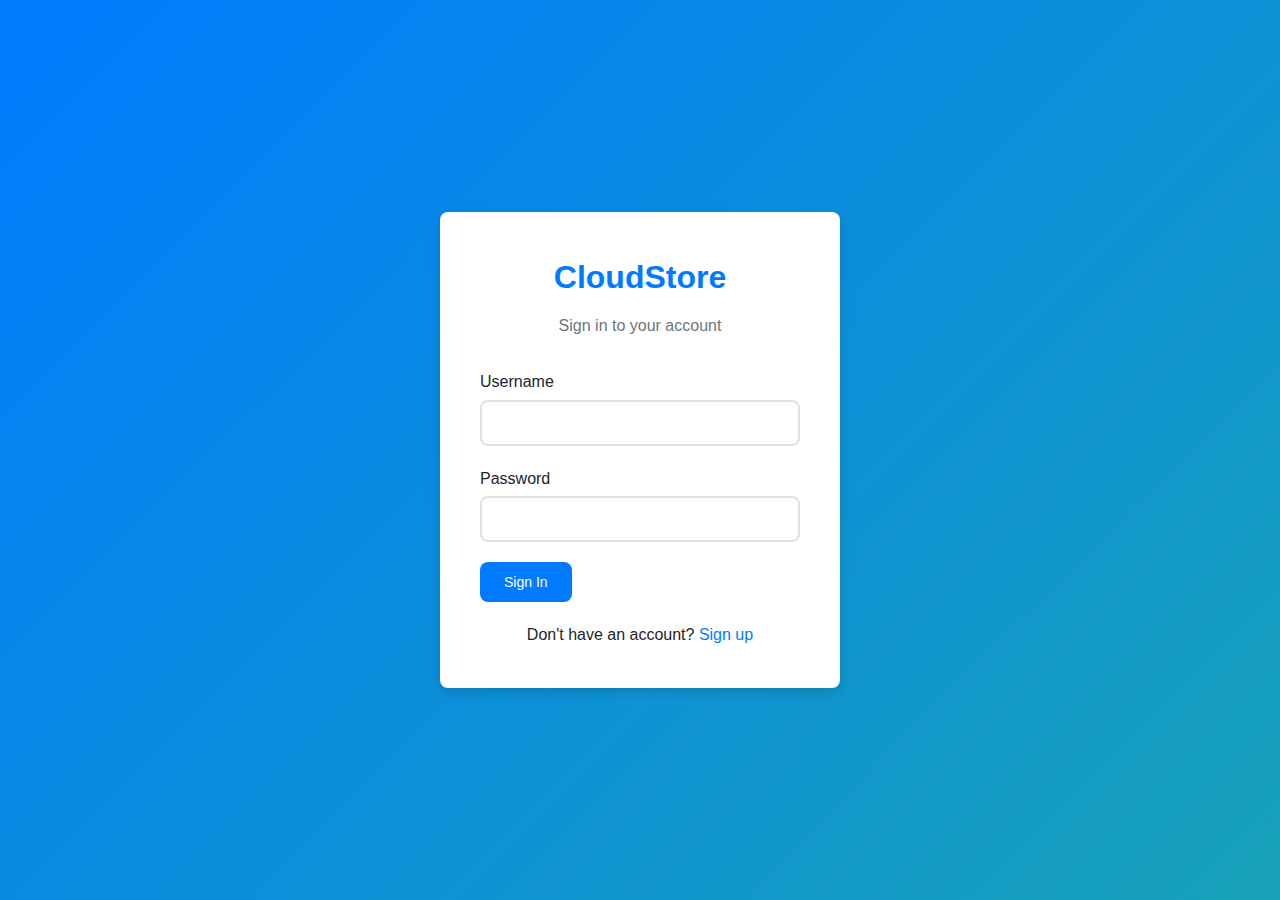
<file: pb_public/index.html>
<!DOCTYPE html>
<html lang="en">
<head>
    <meta charset="UTF-8">
    <meta name="viewport" content="width=device-width, initial-scale=1.0">
    <title>CloudStore - Login</title>
    <link rel="stylesheet" href="css/styles.css">
</head>
<body>
    <div class="auth-container">
        <div class="auth-card">
            <div class="auth-header">
                <h1>CloudStore</h1>
                <p>Sign in to your account</p>
            </div>
            
            <form id="loginForm" class="auth-form">
                <div class="form-group">
                    <label for="username">Username</label>
                    <input type="text" id="username" name="username" required>
                </div>
                
                <div class="form-group">
                    <label for="password">Password</label>
                    <input type="password" id="password" name="password" required>
                </div>
                
                <button type="submit" class="btn btn-primary" id="loginBtn">
                    <span class="btn-text">Sign In</span>
                    <span class="btn-loader hidden">Signing in...</span>
                </button>
            </form>
            
            <div class="auth-footer">
                <p>Don't have an account? <a href="register.html">Sign up</a></p>
            </div>
        </div>
    </div>
    
    <!-- Notification -->
    <div id="notification" class="notification hidden">
        <span id="notificationText"></span>
        <button id="notificationClose">×</button>
    </div>
    
    <script src="js/utils.js"></script>
    <script src="js/api.js"></script>
    <script src="js/auth.js"></script>
</body>
</html>
</file>
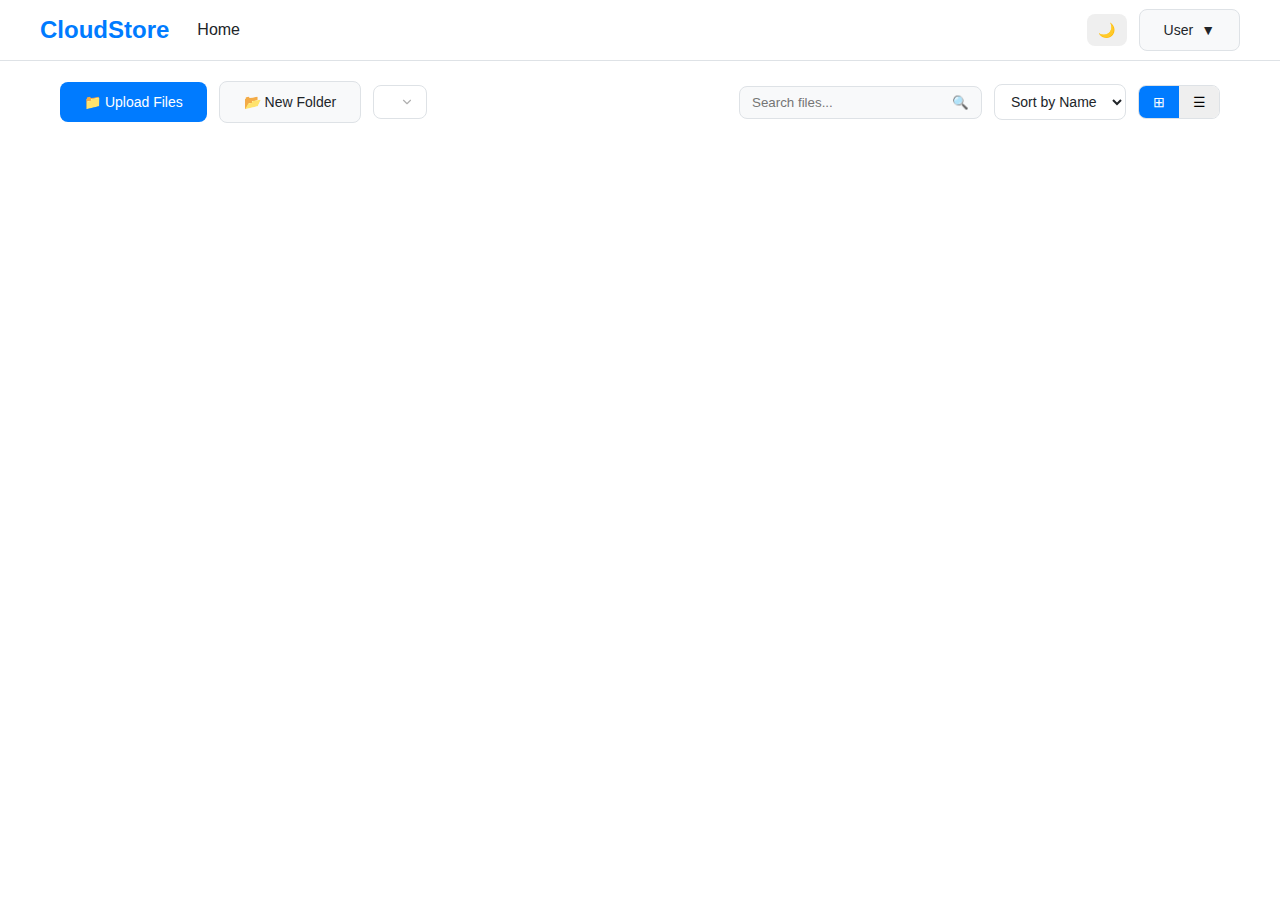
<file: pb_public/dashboard.html>
<!DOCTYPE html>
<html lang="en">
<head>
    <meta charset="UTF-8">
    <meta name="viewport" content="width=device-width, initial-scale=1.0">
    <title>CloudStore - Dashboard</title>
    <link rel="stylesheet" href="css/styles.css">
</head>
<body>
    <!-- Header -->
    <header class="header">
        <div class="header-content">
            <div class="header-left">
                <h1 class="logo">CloudStore</h1>
                <nav class="breadcrumb" id="breadcrumb">
                    <span class="breadcrumb-item active" data-folder="">Home</span>
                </nav>
            </div>
            
            <div class="header-right">
                <button id="darkModeToggle" class="btn btn-icon" title="Toggle dark mode">
                    🌙
                </button>
                <div class="user-menu">
                    <button id="userMenuBtn" class="btn btn-secondary">
                        <span id="username">User</span> ▼
                    </button>
                    <div id="userDropdown" class="dropdown hidden">
                        <button id="logoutBtn">Logout</button>
                    </div>
                </div>
            </div>
        </div>
    </header>
    
    <!-- Main Content -->
    <main class="main">
        <!-- Toolbar -->
        <div class="toolbar">
            <div class="toolbar-left">
                <button id="uploadBtn" class="btn btn-primary">
                    📁 Upload Files
                </button>
                <button id="createFolderBtn" class="btn btn-secondary">
                    📂 New Folder
                </button>
                
                <select id="folderSelect" class="btn btn-secondary" title="Select a folder">
                    <!-- Folders will be loaded here by JavaScript -->
                </select>
        
                <button id="backBtn" class="btn btn-secondary hidden">
                    ← Back
                </button>
            </div>
            
            <div class="toolbar-right">
                <div class="search-box">
                    <input type="text" id="searchInput" placeholder="Search files...">
                    <button id="searchBtn">🔍</button>
                </div>
                
                <div class="sort-dropdown">
                    <select id="sortSelect">
                        <option value="name">Sort by Name</option>
                        <option value="date">Sort by Date</option>
                        <option value="size">Sort by Size</option>
                    </select>
                </div>
                
                <div class="view-toggle">
                    <button id="gridViewBtn" class="btn btn-icon active" title="Grid view">⊞</button>
                    <button id="listViewBtn" class="btn btn-icon" title="List view">☰</button>
                </div>
            </div>
        </div>
        
        <!-- Upload Area -->
        <div id="uploadArea" class="upload-area hidden">
            <div class="upload-content">
                <div class="upload-icon">📁</div>
                <p>Drag and drop files here or click to select</p>
                <input type="file" id="fileInput" multiple hidden>
                <button id="selectFilesBtn" class="btn btn-primary">Select Files</button>
            </div>
            <button id="closeUploadBtn" class="upload-close">×</button>
        </div>
        
        <!-- Progress Bar -->
        <div id="progressContainer" class="progress-container hidden">
            <div class="progress-info">
                <span id="progressText">Uploading...</span>
                <span id="progressPercent">0%</span>
            </div>
            <div class="progress-bar">
                <div id="progressFill" class="progress-fill"></div>
            </div>
        </div>
        
        <!-- File Grid/List -->
        <div id="fileContainer" class="file-container grid-view">
            <div id="fileGrid" class="file-grid">
                <!-- Files will be loaded here -->
            </div>
        </div>
        
        <!-- Empty State -->
        <div id="emptyState" class="empty-state hidden">
            <div class="empty-icon">📂</div>
            <h3>No files yet</h3>
            <p>Upload your first file to get started</p>
            <button class="btn btn-primary" onclick="document.getElementById('uploadBtn').click()">
                Upload Files
            </button>
        </div>
    </main>
    
    <!-- Modals -->
    
    <!-- Rename Modal -->
    <div id="renameModal" class="modal hidden">
        <div class="modal-content">
            <div class="modal-header">
                <h3>Rename</h3>
                <button class="modal-close">×</button>
            </div>
            <div class="modal-body">
                <input type="text" id="renameInput" placeholder="Enter new name">
            </div>
            <div class="modal-footer">
                <button id="cancelRename" class="btn btn-secondary">Cancel</button>
                <button id="confirmRename" class="btn btn-primary">Rename</button>
            </div>
        </div>
    </div>
    
    <!-- Share Modal -->
    <div id="shareModal" class="modal hidden">
        <div class="modal-content">
            <div class="modal-header">
                <h3>Share File</h3>
                <button class="modal-close">×</button>
            </div>
            <div class="modal-body">
                <div class="form-group">
                    <label>Share Link:</label>
                    <div class="input-group">
                        <input type="text" id="shareLink" readonly>
                        <button id="copyLinkBtn" class="btn btn-secondary">Copy</button>
                    </div>
                </div>
                <div class="form-group">
                    <label for="shareExpiry">Expires in:</label>
                    <select id="shareExpiry">
                        <option value="">Never</option>
                        <option value="1">1 hour</option>
                        <option value="24">1 day</option>
                        <option value="168">1 week</option>
                        <option value="720">1 month</option>
                    </select>
                </div>
                <div class="form-group">
                    <label for="sharePassword">Password (optional):</label>
                    <input type="password" id="sharePassword" placeholder="Enter password">
                </div>
            </div>
            <div class="modal-footer">
                <button id="cancelShare" class="btn btn-secondary">Cancel</button>
                <button id="generateShare" class="btn btn-primary">Generate Link</button>
            </div>
        </div>
    </div>
    
    <!-- Delete Confirmation Modal -->
    <div id="deleteModal" class="modal hidden">
        <div class="modal-content">
            <div class="modal-header">
                <h3>Confirm Delete</h3>
                <button class="modal-close">×</button>
            </div>
            <div class="modal-body">
                <p>Are you sure you want to delete "<span id="deleteItemName"></span>"?</p>
                <p class="text-danger">This action cannot be undone.</p>
            </div>
            <div class="modal-footer">
                <button id="cancelDelete" class="btn btn-secondary">Cancel</button>
                <button id="confirmDelete" class="btn btn-danger">Delete</button>
            </div>
        </div>
    </div>
    
    <!-- Context Menu -->
    <div id="contextMenu" class="context-menu hidden">
        <button data-action="download">📥 Download</button>
        <button data-action="rename">✏️ Rename</button>
        <button data-action="share">🔗 Share</button>
        <button data-action="delete">🗑️ Delete</button>
    </div>
    
    <!-- Notification -->
    <div id="notification" class="notification hidden">
        <span id="notificationText"></span>
        <button id="notificationClose">×</button>
    </div>
    
    <script src="js/utils.js"></script>
    <script src="js/api.js"></script>
    <script src="js/dashboard.js"></script>
</body>
</html>
</file>
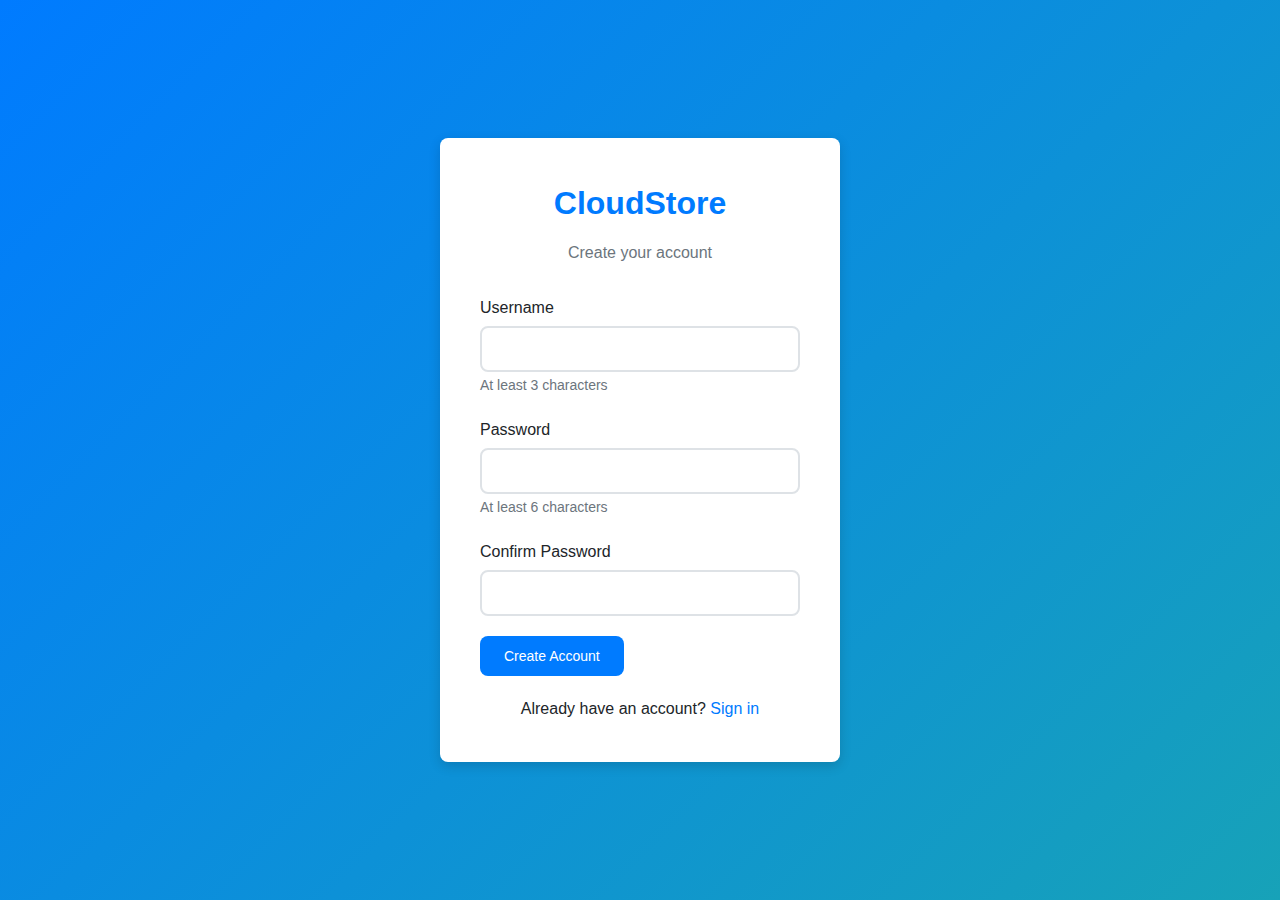
<file: pb_public/register.html>
<!DOCTYPE html>
<html lang="en">
<head>
    <meta charset="UTF-8">
    <meta name="viewport" content="width=device-width, initial-scale=1.0">
    <title>CloudStore - Register</title>
    <link rel="stylesheet" href="css/styles.css">
</head>
<body>
    <div class="auth-container">
        <div class="auth-card">
            <div class="auth-header">
                <h1>CloudStore</h1>
                <p>Create your account</p>
            </div>
            
            <form id="registerForm" class="auth-form">
                <div class="form-group">
                    <label for="username">Username</label>
                    <input type="text" id="username" name="username" required minlength="3">
                    <small>At least 3 characters</small>
                </div>
                
                <div class="form-group">
                    <label for="password">Password</label>
                    <input type="password" id="password" name="password" required minlength="6">
                    <small>At least 6 characters</small>
                </div>
                
                <div class="form-group">
                    <label for="passwordConfirm">Confirm Password</label>
                    <input type="password" id="passwordConfirm" name="passwordConfirm" required>
                </div>
                
                <button type="submit" class="btn btn-primary" id="registerBtn">
                    <span class="btn-text">Create Account</span>
                    <span class="btn-loader hidden">Creating account...</span>
                </button>
            </form>
            
            <div class="auth-footer">
                <p>Already have an account? <a href="index.html">Sign in</a></p>
            </div>
        </div>
    </div>
    
    <!-- Notification -->
    <div id="notification" class="notification hidden">
        <span id="notificationText"></span>
        <button id="notificationClose">×</button>
    </div>
    
    <script src="js/utils.js"></script>
    <script src="js/api.js"></script>
    <script src="js/auth.js"></script>
</body>
</html>
</file>
<file: pb_public/css/styles.css>
/* CSS Variables for theming */
:root {
    --primary-color: #007bff;
    --primary-hover: #0056b3;
    --secondary-color: #6c757d;
    --success-color: #28a745;
    --danger-color: #dc3545;
    --warning-color: #ffc107;
    --info-color: #17a2b8;
    
    --bg-color: #ffffff;
    --bg-secondary: #f8f9fa;
    --bg-tertiary: #e9ecef;
    --text-color: #212529;
    --text-secondary: #6c757d;
    --border-color: #dee2e6;
    --shadow: 0 2px 4px rgba(0,0,0,0.1);
    --shadow-lg: 0 4px 12px rgba(0,0,0,0.15);
    
    --border-radius: 8px;
    --transition: all 0.3s ease;
}

/* Dark mode variables */
[data-theme="dark"] {
    --bg-color: #1a1a1a;
    --bg-secondary: #2d2d2d;
    --bg-tertiary: #404040;
    --text-color: #ffffff;
    --text-secondary: #b0b0b0;
    --border-color: #404040;
    --shadow: 0 2px 4px rgba(0,0,0,0.3);
    --shadow-lg: 0 4px 12px rgba(0,0,0,0.4);
}

/* Reset and base styles */
* {
    margin: 0;
    padding: 0;
    box-sizing: border-box;
}

body {
    font-family: -apple-system, BlinkMacSystemFont, 'Segoe UI', Roboto, sans-serif;
    background-color: var(--bg-color);
    color: var(--text-color);
    line-height: 1.6;
    transition: var(--transition);
}

/* Authentication Pages */
.auth-container {
    min-height: 100vh;
    display: flex;
    align-items: center;
    justify-content: center;
    background: linear-gradient(135deg, var(--primary-color), var(--info-color));
    padding: 20px;
}

.auth-card {
    background: var(--bg-color);
    border-radius: var(--border-radius);
    box-shadow: var(--shadow-lg);
    padding: 40px;
    width: 100%;
    max-width: 400px;
}

.auth-header {
    text-align: center;
    margin-bottom: 30px;
}

.auth-header h1 {
    color: var(--primary-color);
    margin-bottom: 10px;
    font-size: 2rem;
}

.auth-header p {
    color: var(--text-secondary);
}

.auth-form {
    margin-bottom: 20px;
}

.form-group {
    margin-bottom: 20px;
}

.form-group label {
    display: block;
    margin-bottom: 5px;
    font-weight: 500;
}

.form-group input {
    width: 100%;
    padding: 12px;
    border: 2px solid var(--border-color);
    border-radius: var(--border-radius);
    background: var(--bg-color);
    color: var(--text-color);
    font-size: 16px;
    transition: var(--transition);
}

.form-group input:focus {
    outline: none;
    border-color: var(--primary-color);
}

.form-group small {
    color: var(--text-secondary);
    font-size: 14px;
}

.auth-footer {
    text-align: center;
}

.auth-footer a {
    color: var(--primary-color);
    text-decoration: none;
}

.auth-footer a:hover {
    text-decoration: underline;
}

/* Buttons */
.btn {
    display: inline-flex;
    align-items: center;
    justify-content: center;
    padding: 12px 24px;
    border: none;
    border-radius: var(--border-radius);
    font-size: 14px;
    font-weight: 500;
    cursor: pointer;
    transition: var(--transition);
    text-decoration: none;
    gap: 8px;
}

.btn:disabled {
    opacity: 0.6;
    cursor: not-allowed;
}

.btn-primary {
    background: var(--primary-color);
    color: white;
}

.btn-primary:hover:not(:disabled) {
    background: var(--primary-hover);
}

.btn-secondary {
    background: var(--bg-secondary);
    color: var(--text-color);
    border: 1px solid var(--border-color);
}

.btn-secondary:hover:not(:disabled) {
    background: var(--bg-tertiary);
}

.btn-danger {
    background: var(--danger-color);
    color: white;
}

.btn-danger:hover:not(:disabled) {
    background: #c82333;
}

.btn-icon {
    padding: 8px;
    min-width: 40px;
}

.btn-loader {
    display: none;
}

.btn.loading .btn-text {
    display: none;
}

.btn.loading .btn-loader {
    display: inline;
}

/* Dashboard Layout */
.header {
    background: var(--bg-color);
    border-bottom: 1px solid var(--border-color);
    padding: 0 20px;
    position: sticky;
    top: 0;
    z-index: 100;
}

.header-content {
    display: flex;
    align-items: center;
    justify-content: space-between;
    height: 60px;
    max-width: 1200px;
    margin: 0 auto;
}

.header-left {
    display: flex;
    align-items: center;
    gap: 20px;
}

.logo {
    color: var(--primary-color);
    font-size: 1.5rem;
    font-weight: 700;
}

.breadcrumb {
    display: flex;
    align-items: center;
    gap: 8px;
}

.breadcrumb-item {
    color: var(--text-secondary);
    cursor: pointer;
    padding: 4px 8px;
    border-radius: 4px;
    transition: var(--transition);
}

.breadcrumb-item:hover {
    background: var(--bg-secondary);
}

.breadcrumb-item.active {
    color: var(--text-color);
    font-weight: 500;
}

.breadcrumb-item:not(:last-child)::after {
    content: '/';
    margin-left: 8px;
    color: var(--text-secondary);
}

.header-right {
    display: flex;
    align-items: center;
    gap: 12px;
}

.user-menu {
    position: relative;
}

.dropdown {
    position: absolute;
    top: 100%;
    right: 0;
    background: var(--bg-color);
    border: 1px solid var(--border-color);
    border-radius: var(--border-radius);
    box-shadow: var(--shadow-lg);
    min-width: 120px;
    z-index: 1000;
}

.dropdown button {
    width: 100%;
    padding: 12px 16px;
    border: none;
    background: none;
    color: var(--text-color);
    text-align: left;
    cursor: pointer;
    transition: var(--transition);
}

.dropdown button:hover {
    background: var(--bg-secondary);
}

/* Main Content */
.main {
    max-width: 1200px;
    margin: 0 auto;
    padding: 20px;
}

.toolbar {
    display: flex;
    align-items: center;
    justify-content: space-between;
    margin-bottom: 20px;
    flex-wrap: wrap;
    gap: 16px;
}

.toolbar-left,
.toolbar-right {
    display: flex;
    align-items: center;
    gap: 12px;
}

.search-box {
    display: flex;
    align-items: center;
    background: var(--bg-secondary);
    border: 1px solid var(--border-color);
    border-radius: var(--border-radius);
    overflow: hidden;
}

.search-box input {
    border: none;
    background: none;
    padding: 8px 12px;
    color: var(--text-color);
    width: 200px;
}

.search-box input:focus {
    outline: none;
}

.search-box button {
    border: none;
    background: none;
    padding: 8px 12px;
    cursor: pointer;
    color: var(--text-secondary);
}

.sort-dropdown select,
#folderSelect { /* Apply button-like styles to folder select */
    padding: 8px 12px;
    border: 1px solid var(--border-color);
    border-radius: var(--border-radius);
    background: var(--bg-color);
    color: var(--text-color);
    font-size: 14px;
    font-family: inherit;
    font-weight: 500;
}

.view-toggle {
    display: flex;
    border: 1px solid var(--border-color);
    border-radius: var(--border-radius);
    overflow: hidden;
}

.view-toggle .btn {
    border-radius: 0;
    border: none;
}

.view-toggle .btn.active {
    background: var(--primary-color);
    color: white;
}

/* Upload Area */
.upload-area {
    border: 2px dashed var(--border-color);
    border-radius: var(--border-radius);
    padding: 40px;
    text-align: center;
    margin-bottom: 20px;
    position: relative;
    transition: var(--transition);
}

.upload-area.dragover {
    border-color: var(--primary-color);
    background: var(--bg-secondary);
}

.upload-content {
    display: flex;
    flex-direction: column;
    align-items: center;
    gap: 16px;
}

.upload-icon {
    font-size: 3rem;
    opacity: 0.5;
}

.upload-close {
    position: absolute;
    top: 10px;
    right: 10px;
    background: none;
    border: none;
    font-size: 24px;
    cursor: pointer;
    color: var(--text-secondary);
}

/* Progress Bar */
.progress-container {
    background: var(--bg-secondary);
    border-radius: var(--border-radius);
    padding: 16px;
    margin-bottom: 20px;
}

.progress-info {
    display: flex;
    justify-content: space-between;
    margin-bottom: 8px;
    font-size: 14px;
}

.progress-bar {
    height: 8px;
    background: var(--bg-tertiary);
    border-radius: 4px;
    overflow: hidden;
}

.progress-fill {
    height: 100%;
    background: var(--primary-color);
    transition: width 0.3s ease;
    width: 0%;
}

/* File Container */
.file-container {
    min-height: 400px;
}

.file-grid {
    display: grid;
    gap: 16px;
}

.grid-view .file-grid {
    grid-template-columns: repeat(auto-fill, minmax(200px, 1fr));
}

.list-view .file-grid {
    grid-template-columns: 1fr;
}

/* File Items */
.file-item {
    background: var(--bg-color);
    border: 1px solid var(--border-color);
    border-radius: var(--border-radius);
    padding: 16px;
    cursor: pointer;
    transition: var(--transition);
    position: relative;
}

.file-item:hover {
    box-shadow: var(--shadow);
    transform: translateY(-2px);
}

.file-item.selected {
    border-color: var(--primary-color);
    background: var(--bg-secondary);
}

/* MODIFICATION: File Card layout for Grid View */
.grid-view .file-item {
    display: flex;
    flex-direction: column;
    align-items: center;
    justify-content: center;
    text-align: center;
    gap: 12px;
    padding: 24px 16px;
    min-height: 180px;
}

.list-view .file-item {
    display: flex;
    align-items: center;
    gap: 16px;
}

/* MODIFICATION: Icon styling */
.file-icon {
    font-size: 3rem; /* Larger icon */
    margin-bottom: 8px;
}

.list-view .file-icon {
    margin-bottom: 0;
    font-size: 1.5rem;
}

.file-info {
    flex: 1;
}

/* MODIFICATION: Filename styling for Grid View */
.file-name {
    font-weight: 500;
    margin-bottom: 4px;
    word-break: break-all; /* Changed from break-word */
    flex-grow: 1; /* Allow name to take up space */
}

.grid-view .file-name {
    margin-bottom: 0;
}


.file-meta {
    font-size: 12px;
    color: var(--text-secondary);
    display: flex;
    gap: 12px;
}

.grid-view .file-meta {
    justify-content: center;
}

/* MODIFICATION: Download button styling in Grid View */
.grid-view .file-item .btn {
    width: 90%;
    padding: 8px 12px;
    margin-top: auto; /* Push button to the bottom */
}


.file-actions {
    display: flex;
    gap: 4px;
    opacity: 0;
    transition: var(--transition);
}

.file-item:hover .file-actions {
    opacity: 1;
}

.list-view .file-actions {
    opacity: 1;
}

/* Folder Items */
.folder-item {
    background: var(--bg-secondary);
    border: 1px solid var(--border-color);
    border-radius: var(--border-radius);
    padding: 16px;
    cursor: pointer;
    transition: var(--transition);
    position: relative;
}

.folder-item:hover {
    box-shadow: var(--shadow);
    transform: translateY(-2px);
}

.folder-icon {
    font-size: 2rem;
    margin-bottom: 8px;
    color: var(--primary-color);
}

/* Empty State */
.empty-state {
    text-align: center;
    padding: 60px 20px;
    color: var(--text-secondary);
}

.empty-icon {
    font-size: 4rem;
    margin-bottom: 20px;
    opacity: 0.5;
}

.empty-state h3 {
    margin-bottom: 10px;
    color: var(--text-color);
}

/* Modals */
.modal {
    position: fixed;
    top: 0;
    left: 0;
    width: 100%;
    height: 100%;
    background: rgba(0, 0, 0, 0.5);
    display: flex;
    align-items: center;
    justify-content: center;
    z-index: 1000;
}

.modal-content {
    background: var(--bg-color);
    border-radius: var(--border-radius);
    box-shadow: var(--shadow-lg);
    width: 90%;
    max-width: 500px;
    max-height: 90vh;
    overflow-y: auto;
}

.modal-header {
    display: flex;
    align-items: center;
    justify-content: space-between;
    padding: 20px;
    border-bottom: 1px solid var(--border-color);
}

.modal-header h3 {
    margin: 0;
}

.modal-close {
    background: none;
    border: none;
    font-size: 24px;
    cursor: pointer;
    color: var(--text-secondary);
}

.modal-body {
    padding: 20px;
}

.modal-footer {
    display: flex;
    justify-content: flex-end;
    gap: 12px;
    padding: 20px;
    border-top: 1px solid var(--border-color);
}

.input-group {
    display: flex;
    gap: 8px;
}

.input-group input {
    flex: 1;
}

/* Context Menu */
.context-menu {
    position: fixed;
    background: var(--bg-color);
    border: 1px solid var(--border-color);
    border-radius: var(--border-radius);
    box-shadow: var(--shadow-lg);
    z-index: 1000;
    min-width: 150px;
}

.context-menu button {
    width: 100%;
    padding: 12px 16px;
    border: none;
    background: none;
    color: var(--text-color);
    text-align: left;
    cursor: pointer;
    transition: var(--transition);
    display: flex;
    align-items: center;
    gap: 8px;
}

.context-menu button:hover {
    background: var(--bg-secondary);
}

.context-menu button:first-child {
    border-radius: var(--border-radius) var(--border-radius) 0 0;
}

.context-menu button:last-child {
    border-radius: 0 0 var(--border-radius) var(--border-radius);
}

/* Notifications */
.notification {
    position: fixed;
    top: 20px;
    right: 20px;
    background: var(--bg-color);
    border: 1px solid var(--border-color);
    border-radius: var(--border-radius);
    box-shadow: var(--shadow-lg);
    padding: 16px 20px;
    display: flex;
    align-items: center;
    justify-content: space-between;
    gap: 12px;
    z-index: 1001;
    min-width: 300px;
    max-width: 500px;
    animation: slideIn 0.3s ease;
}

.notification.success {
    border-left: 4px solid var(--success-color);
}

.notification.error {
    border-left: 4px solid var(--danger-color);
}

.notification.warning {
    border-left: 4px solid var(--warning-color);
}

.notification.info {
    border-left: 4px solid var(--info-color);
}

#notificationClose {
    background: none;
    border: none;
    font-size: 18px;
    cursor: pointer;
    color: var(--text-secondary);
    padding: 0;
    width: 20px;
    height: 20px;
    display: flex;
    align-items: center;
    justify-content: center;
}

@keyframes slideIn {
    from {
        transform: translateX(100%);
        opacity: 0;
    }
    to {
        transform: translateX(0);
        opacity: 1;
    }
}

/* Utility Classes */
.hidden {
    display: none !important;
}

.text-center {
    text-align: center;
}

.text-danger {
    color: var(--danger-color);
}

.text-success {
    color: var(--success-color);
}

.text-secondary {
    color: var(--text-secondary);
}

.mb-0 { margin-bottom: 0; }
.mb-1 { margin-bottom: 8px; }
.mb-2 { margin-bottom: 16px; }
.mb-3 { margin-bottom: 24px; }

.mt-0 { margin-top: 0; }
.mt-1 { margin-top: 8px; }
.mt-2 { margin-top: 16px; }
.mt-3 { margin-top: 24px; }

/* Responsive Design */
@media (max-width: 768px) {
    .header-content {
        flex-direction: column;
        height: auto;
        padding: 10px 0;
        gap: 10px;
    }
    
    .header-left,
    .header-right {
        width: 100%;
        justify-content: space-between;
    }
    
    .toolbar {
        flex-direction: column;
        align-items: stretch;
    }
    
    .toolbar-left,
    .toolbar-right {
        justify-content: center;
        flex-wrap: wrap;
    }
    
    .search-box input {
        width: 150px;
    }
    
    .grid-view .file-grid {
        grid-template-columns: repeat(auto-fill, minmax(150px, 1fr));
    }
    
    .modal-content {
        margin: 20px;
        width: calc(100% - 40px);
    }
    
    .notification {
        left: 20px;
        right: 20px;
        min-width: auto;
    }
}

@media (max-width: 480px) {
    .main {
        padding: 10px;
    }
    
    .auth-card {
        padding: 20px;
        margin: 10px;
    }
    
    .grid-view .file-grid {
        grid-template-columns: repeat(auto-fill, minmax(120px, 1fr));
    }
    
    .file-item {
        padding: 12px;
    }
    
    .toolbar-left,
    .toolbar-right {
        gap: 8px;
    }
    
    .btn {
        padding: 8px 16px;
        font-size: 13px;
    }
}

/* Loading States */
.loading {
    opacity: 0.6;
    pointer-events: none;
}

.spinner {
    display: inline-block;
    width: 16px;
    height: 16px;
    border: 2px solid var(--border-color);
    border-radius: 50%;
    border-top-color: var(--primary-color);
    animation: spin 1s ease-in-out infinite;
}

@keyframes spin {
    to { transform: rotate(360deg); }
}

/* File type icons */
.file-item[data-type="image"] .file-icon::before { content: "🖼️"; }
.file-item[data-type="video"] .file-icon::before { content: "🎥"; }
.file-item[data-type="audio"] .file-icon::before { content: "🎵"; }
.file-item[data-type="pdf"] .file-icon::before { content: "📄"; }
.file-item[data-type="document"] .file-icon::before { content: "📝"; }
.file-item[data-type="archive"] .file-icon::before { content: "📦"; }
.file-item[data-type="code"] .file-icon::before { content: "💻"; }
.file-item[data-type="default"] .file-icon::before { content: "📄"; }

/* Drag and drop styles */
.file-item.dragging {
    opacity: 0.5;
    transform: rotate(5deg);
}

.drop-zone {
    border: 2px dashed var(--primary-color);
    background: var(--bg-secondary);
}

/* Selection styles */
.file-item.selecting {
    background: var(--bg-secondary);
    border-color: var(--primary-color);
}

/* Animations */
.fade-in {
    animation: fadeIn 0.3s ease;
}

.fade-out {
    animation: fadeOut 0.3s ease;
}

@keyframes fadeIn {
    from { opacity: 0; transform: translateY(10px); }
    to { opacity: 1; transform: translateY(0); }
}

@keyframes fadeOut {
    from { opacity: 1; transform: translateY(0); }
    to { opacity: 0; transform: translateY(-10px); }
}

/* Scrollbar styling */
::-webkit-scrollbar {
    width: 8px;
    height: 8px;
}

::-webkit-scrollbar-track {
    background: var(--bg-secondary);
}

::-webkit-scrollbar-thumb {
    background: var(--border-color);
    border-radius: 4px;
}

::-webkit-scrollbar-thumb:hover {
    background: var(--text-secondary);
}

/* ======================================== */
/* === STYLES ADDED FOR VISUAL UPGRADE === */
/* ======================================== */

/* 1. Make file cards stand out in dark mode */
[data-theme="dark"] .file-item {
    background-color: var(--bg-secondary);
    border-color: var(--bg-tertiary);
}

/* 2. Style the folder <select> dropdown to look like a button */
#folderSelect {
    -webkit-appearance: none;
    -moz-appearance: none;
    appearance: none;
    background-image: url("data:image/svg+xml;charset=UTF-8,%3csvg xmlns='http://www.w3.org/2000/svg' viewBox='0 0 24 24' fill='none' stroke='%23b0b0b0' stroke-width='2' stroke-linecap='round' stroke-linejoin='round'%3e%3cpolyline points='6 9 12 15 18 9'%3e%3c/polyline%3e%3c/svg%3e");
    background-repeat: no-repeat;
    background-position: right 0.75rem center;
    background-size: 1em;
    padding-right: 2.5rem; /* Make room for the new arrow */
}

/* Ensure the dropdown has the correct dark theme colors */
[data-theme="dark"] #folderSelect,
[data-theme="dark"] .sort-dropdown select {
    background-color: var(--bg-secondary);
    border-color: var(--border-color);
    color: var(--text-color);
}
</file>
